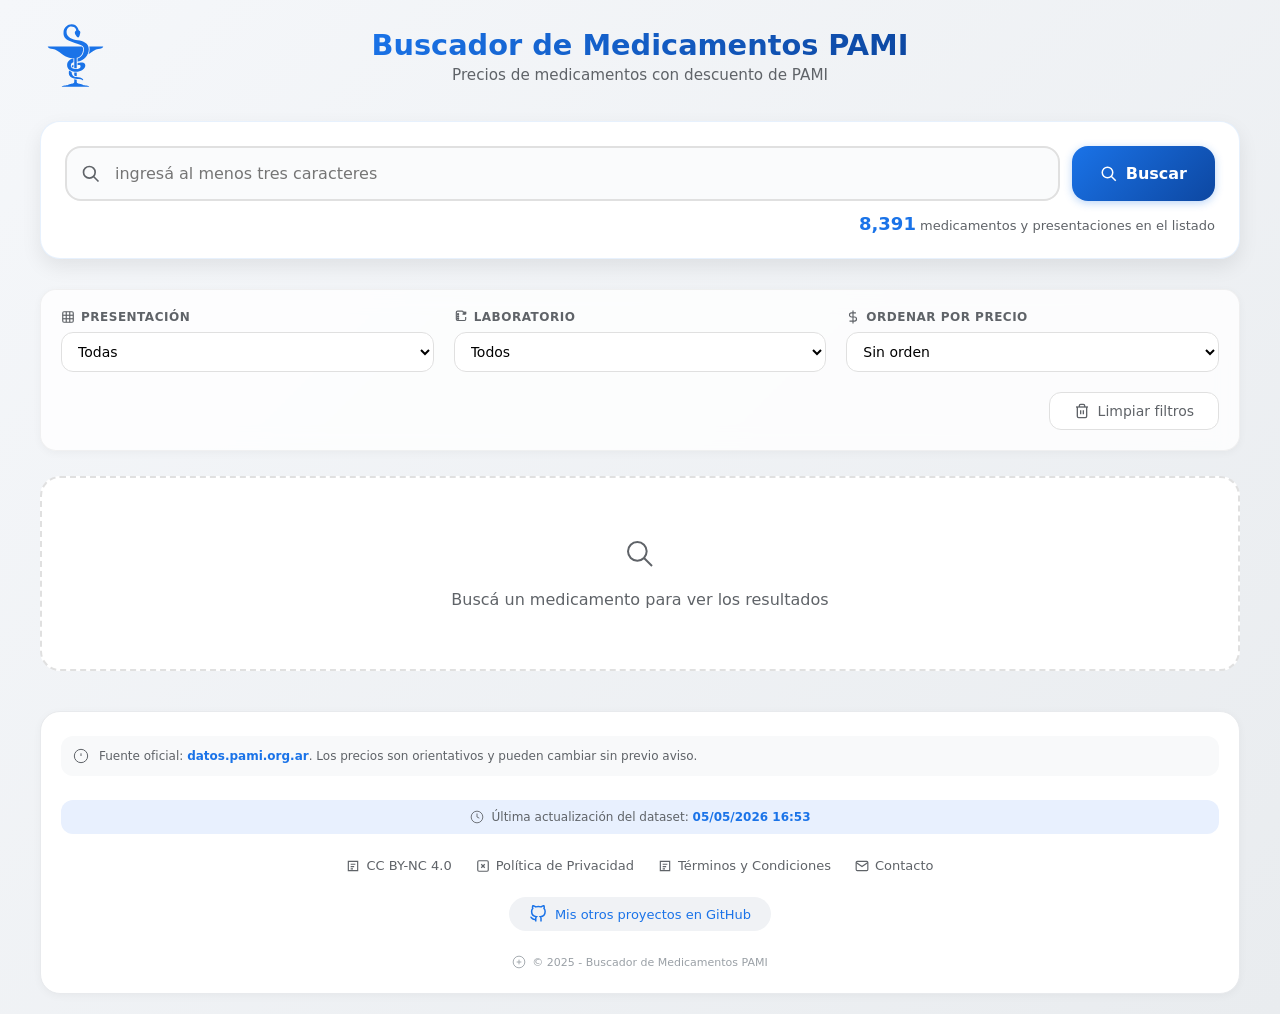
<file: index.html>
<!DOCTYPE html>
<html lang="es">
<head>
    <!-- Open Graph / Redes Sociales -->
<meta property="og:title" content="Buscador de Medicamentos PAMI">
<meta property="og:description" content="Buscá precios de medicamentos con cobertura PAMI. Gratuito, rápido y sin publicidad.">
<meta property="og:image" content="https://psbella.github.io/pami/img/logo_banner.svg">
<meta property="og:image:alt" content="Logo Buscador PAMI">
<meta property="og:url" content="https://psbella.github.io/pami/">
<meta property="og:type" content="website">
<meta property="og:site_name" content="Buscador de Medicamentos PAMI">

<!-- Twitter Card -->
<meta name="twitter:card" content="summary_large_image">
<meta name="twitter:title" content="Buscador de Medicamentos PAMI">
<meta name="twitter:description" content="Buscá precios de medicamentos con cobertura PAMI. Gratuito y sin publicidad.">
<meta name="twitter:image" content="https://psbella.github.io/pami/img/logo_banner.svg">
    <meta charset="UTF-8">
    <meta name="viewport" content="width=device-width, initial-scale=1.0, user-scalable=yes">
    <title>Precios PAMI - Buscador de Medicamentos</title>
    <link rel="stylesheet" href="style.css">
    <!-- Precargar JSON para mejorar rendimiento -->
    <link rel="preload" href="medicamentos.json" as="fetch" crossorigin="anonymous">
    <!-- Favicon -->
    <link rel="icon" type="image/svg+xml" href="img/favicon.svg">
    <link rel="shortcut icon" href="img/favicon.svg">
    <meta name="description" content="Buscador de medicamentos con precios actualizados de PAMI. Consultá coberturas y copagos de forma rápida y gratuita.">
<meta name="keywords" content="PAMI, medicamentos, precios, cobertura, copago, farmacia, salud">
<meta name="author" content="Pablo Bella">
</head>
<body>
    <div class="container">
        <!-- Header con logo SVG inline -->
        <div class="header">
            <div class="header-contenido">
                <svg class="header-logo" viewBox="0 0 71 71" width="71" height="71" xmlns="http://www.w3.org/2000/svg">
                    <path fill="#1a73e8" d="M49.263 26.448c0.233 0.803 0.357 1.708 0.357 2.733 0 1.808 -0.397 3.554 -1.107 5.152 1.043 -0.743 1.977 -1.504 2.88 -2.203 3.199 -2.481 6.221 -3.344 8.558 -3.488 1.254 -0.078 3.308 -1.043 3.308 -2.194zm-0.457 2.733c0 -6.366 -5.824 -8.092 -11.003 -8.917 -5.218 -0.834 -11.256 -2.698 -11.256 -8.271 0 -2.733 1.708 -5.447 4.639 -5.447 4.315 0 5.07 3.273 5.088 3.741s-1.256 0.799 -1.42 1.726c-0.197 1.114 0.288 2.23 0.99 3.128 0.626 0.803 1.529 2.427 2.427 2.283 0.963 -0.153 1.311 -1.797 1.582 -2.878s0.737 -1.997 0.288 -3.002c-0.557 -1.247 -1.114 -0.63 -1.546 -1.529 -0.246 -0.515 -1.203 -5.735 -6.976 -5.735 -4.027 0 -7.695 3.326 -8.054 7.102 -0.515 5.405 1.617 7.444 6.113 9.565 7.002 3.306 14.275 3.164 14.275 7.803 0 4.531 -1.546 6.94 -4.207 8.702 -0.459 0.304 -1.333 0.703 -2.188 0.998v3.184q0.264 -0.038 0.532 -0.082c5.968 -1.007 10.714 -6.328 10.714 -12.37m-6.889 -2.733H7.739c0 1.152 2.055 2.117 3.308 2.194 2.336 0.144 5.358 1.007 8.558 3.488 3.268 2.534 6.949 5.871 14.653 6.195v9.798q0.672 0.124 1.493 0.126c0.229 0 0.584 -0.016 0.99 -0.058v-10.344c4.134 -0.905 6.394 -4.433 6.394 -9.101 0 -0.961 -0.395 -1.682 -1.218 -2.301m-7.657 29.161c0.694 0.424 1.549 0.61 2.481 0.734v-3.827c-0.83 0.055 -1.664 0.044 -2.481 -0.038zm8.216 3.095c-1.331 -1.007 -3.057 -1.24 -6.13 -1.617 -3.641 -0.448 -4.599 -2.738 -4.708 -5.152a8.875 8.875 0 0 1 -2.574 -1.318 12.203 12.203 0 0 0 -0.253 2.552c0 3.632 3.914 5.174 6.687 5.574 2.878 0.413 5.574 0.521 5.951 0.683a2.219 2.219 0 0 1 0.774 0.521c0.162 0.18 0.592 0.433 0.863 0.251 0.271 -0.18 0.053 -0.99 -0.612 -1.493m-9.816 -11.149q0.353 -0.359 0.785 -0.63v-2.221a9.319 9.319 0 0 0 -1.804 1.309c0 0.597 0.357 1.14 1.018 1.544m7.91 -1.041c0 1.726 -2.265 2.554 -4.819 2.554s-4.926 -1.007 -4.926 -3.057c0 -2.529 1.041 -3.43 2.618 -3.836v-3.552c-3.463 0.268 -6.323 3.452 -6.323 6.166 0 1.977 0.351 5.079 5.826 6.652 5.753 1.655 12.37 -1.977 12.37 -5.609 0 -1.762 -0.903 -2.616 -2.086 -2.984 -0.983 -0.306 -2.148 -0.746 -5.676 0.273v2.241c0.557 -0.153 1.052 -0.248 1.54 -0.248 1.007 0 1.475 0.324 1.475 1.402m-18.806 20.208H49.234c0 -0.45 -1.456 -1.096 -2.716 -1.205s-2.949 -0.177 -3.326 -0.504c-0.521 -0.448 -1.353 -0.761 -2.445 -1.025 -1.114 -0.271 -4.009 -0.504 -4.009 -2.086v-2.197a31.063 31.063 0 0 1 -1.356 -0.162 13.313 13.313 0 0 1 -1.125 -0.213v2.572c0 1.582 -2.895 1.815 -4.009 2.086 -1.092 0.264 -1.924 0.575 -2.445 1.025 -0.377 0.326 -2.068 0.395 -3.326 0.504s-2.716 0.754 -2.716 1.205"/>
                </svg>
                <div class="header-texto">
                    <h1>Buscador de Medicamentos PAMI</h1>
                    <p>Precios de medicamentos con descuento de PAMI</p>
                </div>
            </div>
        </div>
        
        <!-- SECCIÓN BÚSQUEDA -->
        <div class="busqueda-section">
            <div class="busqueda-container">
                <div class="input-icon">
                    <svg width="20" height="20" viewBox="0 0 24 24" fill="none" stroke="#5f6368" stroke-width="2">
                        <circle cx="10" cy="10" r="7"/>
                        <line x1="15" y1="15" x2="21" y2="21"/>
                    </svg>
                    <input type="text" id="buscador" placeholder="ingresá al menos tres caracteres">
                </div>
                <button id="btnBuscar">
                    <svg width="18" height="18" viewBox="0 0 24 24" fill="none" stroke="white" stroke-width="2">
                        <circle cx="10" cy="10" r="7"/>
                        <line x1="15" y1="15" x2="21" y2="21"/>
                    </svg>
                    Buscar
                </button>
            </div>
            <div class="contador-base">
                <span id="totalMedicamentos">0</span> medicamentos y presentaciones en el listado
            </div>
        </div>
        
        <!-- SECCIÓN FILTROS -->
        <div class="filtros-section">
            <div class="filtros-container">
                <div class="filtro-grupo">
                    <label>
                        <svg width="14" height="14" viewBox="0 0 24 24" fill="none" stroke="#5f6368" stroke-width="2">
                            <rect x="3" y="3" width="18" height="18" rx="2" ry="2"/>
                            <line x1="3" y1="9" x2="21" y2="9"/>
                            <line x1="3" y1="15" x2="21" y2="15"/>
                            <line x1="9" y1="3" x2="9" y2="21"/>
                            <line x1="15" y1="3" x2="15" y2="21"/>
                        </svg>
                        Presentación
                    </label>
                    <select id="filtroPresentacion">
                        <option value="">Todas</option>
                    </select>
                </div>
                
                <div class="filtro-grupo">
                    <label>
                        <svg width="14" height="14" viewBox="0 0 24 24" fill="none" stroke="#5f6368" stroke-width="2">
                            <path d="M20 7h-4.18A3 3 0 0 0 16 5.18V4a2 2 0 0 0-2-2H6a2 2 0 0 0-2 2v12a2 2 0 0 0 2 2h12a2 2 0 0 0 2-2v-4"/>
                            <line x1="17" y1="3" x2="21" y2="7"/>
                            <line x1="21" y1="3" x2="17" y2="7"/>
                            <circle cx="7" cy="11" r="1"/>
                            <circle cx="7" cy="7" r="1"/>
                            <circle cx="7" cy="15" r="1"/>
                        </svg>
                        Laboratorio
                    </label>
                    <select id="filtroLaboratorio">
                        <option value="">Todos</option>
                    </select>
                </div>
                
                <div class="filtro-grupo">
                    <label>
                        <svg width="14" height="14" viewBox="0 0 24 24" fill="none" stroke="#5f6368" stroke-width="2">
                            <line x1="12" y1="1" x2="12" y2="23"/>
                            <path d="M17 5H9.5a3.5 3.5 0 0 0 0 7h5a3.5 3.5 0 0 1 0 7H6"/>
                        </svg>
                        Ordenar por precio
                    </label>
                    <select id="ordenPrecio">
                        <option value="">Sin orden</option>
                        <option value="asc">$ ↑ Más barato primero</option>
                        <option value="desc">$ ↓ Más caro primero</option>
                    </select>
                </div>
            </div>
            
            <div class="limpiar-container">
                <button id="btnLimpiarFiltros" class="btn-limpiar">
                    <svg width="16" height="16" viewBox="0 0 24 24" fill="none" stroke="currentColor" stroke-width="2">
                        <polyline points="3 6 5 6 21 6"/>
                        <path d="M19 6v14a2 2 0 0 1-2 2H7a2 2 0 0 1-2-2V6m3 0V4a2 2 0 0 1 2-2h4a2 2 0 0 1 2 2v2"/>
                        <line x1="10" y1="11" x2="10" y2="17"/>
                        <line x1="14" y1="11" x2="14" y2="17"/>
                    </svg>
                    Limpiar filtros
                </button>
            </div>
        </div>
        
        <div id="contador" class="contador"></div>
        
        <div id="resultados" class="resultados">
            <div class="mensaje-inicial">
                <svg width="32" height="32" viewBox="0 0 24 24" fill="none" stroke="#5f6368" stroke-width="1.5">
                    <circle cx="10" cy="10" r="7"/>
                    <line x1="15" y1="15" x2="21" y2="21"/>
                </svg>
                <p>Buscá un medicamento para ver los resultados</p>
            </div>
        </div>
        
        <!-- FOOTER -->
        <footer class="footer">
            <div class="footer-contenido">
                <div class="footer-aviso">
                    <svg width="16" height="16" viewBox="0 0 24 24" fill="none" stroke="#5f6368" stroke-width="1.5">
                        <circle cx="12" cy="12" r="10"/>
                        <line x1="12" y1="8" x2="12" y2="12"/>
                        <line x1="12" y1="16" x2="12.01" y2="16"/>
                    </svg>
                    <span>Fuente oficial: <strong>datos.pami.org.ar</strong>. Los precios son orientativos y pueden cambiar sin previo aviso.</span>
                </div>
                
                <div class="footer-actualizacion">
                    <svg width="14" height="14" viewBox="0 0 24 24" fill="none" stroke="#5f6368" stroke-width="1.5">
                        <circle cx="12" cy="12" r="10"/>
                        <polyline points="12 6 12 12 16 14"/>
                    </svg>
                    <span>Última actualización del dataset: <strong id="fecha-actualizacion">Cargando...</strong></span>
                </div>
                
                <div class="footer-links">
                    <a href="https://creativecommons.org/licenses/by-nc/4.0/" target="_blank" rel="noopener noreferrer">
                        <svg width="14" height="14" viewBox="0 0 24 24" fill="none" stroke="currentColor" stroke-width="2">
                            <path d="M4 4v16h16V4H4z M8 9h8M8 13h6M8 17h4"/>
                        </svg>
                        CC BY-NC 4.0
                    </a>
                    <a href="privacidad.html">
                        <svg width="14" height="14" viewBox="0 0 24 24" fill="none" stroke="currentColor" stroke-width="2">
                            <rect x="3" y="3" width="18" height="18" rx="2" ry="2"/>
                            <line x1="9" y1="9" x2="15" y2="15"/>
                            <line x1="15" y1="9" x2="9" y2="15"/>
                        </svg>
                        Política de Privacidad
                    </a>
                    <a href="terminos.html">
                        <svg width="14" height="14" viewBox="0 0 24 24" fill="none" stroke="currentColor" stroke-width="2">
                            <path d="M4 4v16h16V4H4z M8 9h8M8 13h6M8 17h4"/>
                        </svg>
                        Términos y Condiciones
                    </a>
                    <a href="mailto:pablo.s.bella@gmail.com?subject=Web%20Precios%20PAMI">
                        <svg width="14" height="14" viewBox="0 0 24 24" fill="none" stroke="currentColor" stroke-width="2">
                            <path d="M4 4h16c1.1 0 2 .9 2 2v12c0 1.1-.9 2-2 2H4c-1.1 0-2-.9-2-2V6c0-1.1.9-2 2-2z"/>
                            <polyline points="22,6 12,13 2,6"/>
                        </svg>
                        Contacto
                    </a>
                </div>
                
                <div class="footer-mis-proyectos">
                    <a href="https://github.com/psbella?tab=repositories" target="_blank" rel="noopener noreferrer">
                        <svg width="18" height="18" viewBox="0 0 24 24" fill="none" stroke="currentColor" stroke-width="2">
                            <path d="M9 19c-5 1.5-5-2.5-7-3m14 6v-3.87a3.37 3.37 0 0 0-.94-2.61c3.14-.35 6.44-1.54 6.44-7A5.44 5.44 0 0 0 20 4.77 5.07 5.07 0 0 0 19.91 1S18.73.65 16 2.48a13.38 13.38 0 0 0-7 0C6.27.65 5.09 1 5.09 1A5.07 5.07 0 0 0 5 4.77a5.44 5.44 0 0 0-1.5 3.78c0 5.42 3.3 6.61 6.44 7A3.37 3.37 0 0 0 9 18.13V22"/>
                        </svg>
                        Mis otros proyectos en GitHub
                    </a>
                </div>
                
                <div class="footer-copyright">
                    <svg width="14" height="14" viewBox="0 0 24 24" fill="none" stroke="#9aa0a6" stroke-width="1.5">
                        <circle cx="12" cy="12" r="10"/>
                        <path d="M12 8v8M8 12h8"/>
                    </svg>
                    <span>© 2025 - Buscador de Medicamentos PAMI</span>
                </div>
            </div>
        </footer>
    </div>
    
    <script src="script.js" defer></script>
</body>
</html>
</file>
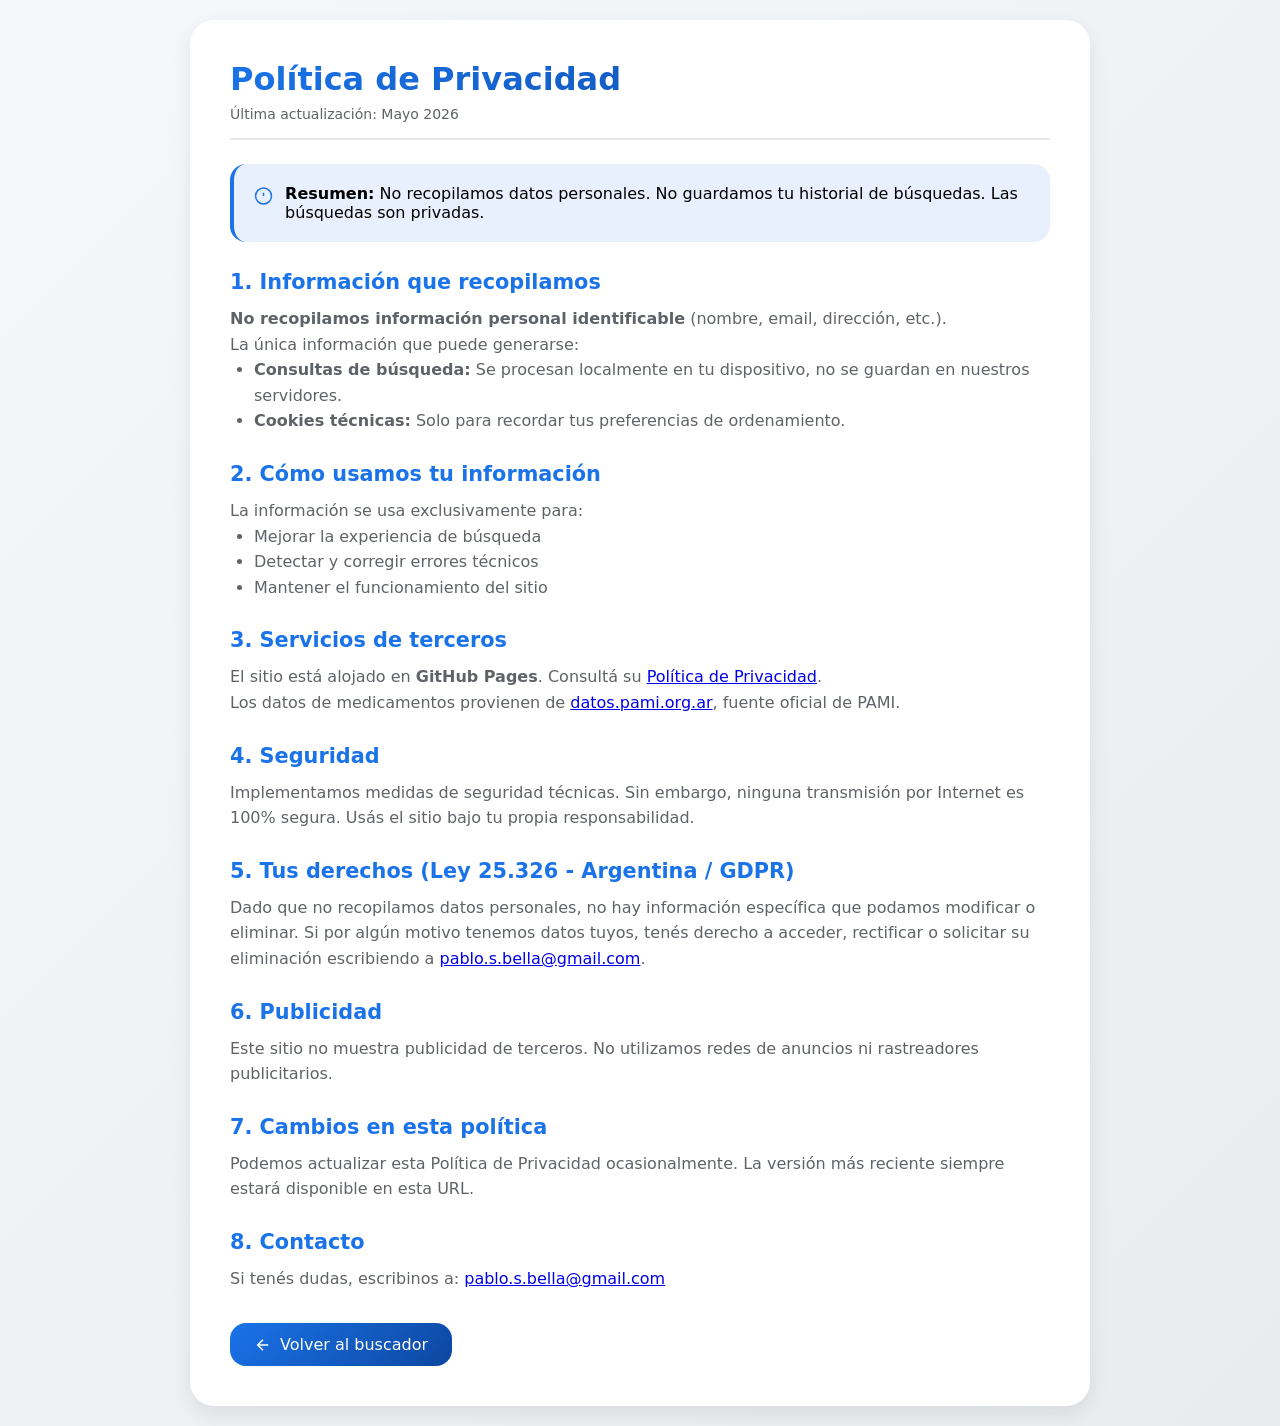
<file: privacidad.html>
<!DOCTYPE html>
<html lang="es">
<head>
    <meta charset="UTF-8">
    <meta name="viewport" content="width=device-width, initial-scale=1.0">
    <title>Política de Privacidad - Buscador PAMI</title>
    <link rel="stylesheet" href="style.css">
    <link rel="icon" type="image/svg+xml" href="img/favicon.svg">
    <link rel="shortcut icon" href="img/favicon.svg">
</head>
<body>
    <div class="container">
        <div class="legal-container">
            <h1>Política de Privacidad</h1>
            <div class="fecha">Última actualización: Mayo 2026</div>
            
            <div class="resumen">
                <svg width="24" height="24" viewBox="0 0 24 24" fill="none" stroke="#1a73e8" stroke-width="1.8">
                    <circle cx="12" cy="12" r="10"/>
                    <path d="M12 8v4M12 16h.01"/>
                </svg>
                <div>
                    <strong>Resumen:</strong> No recopilamos datos personales. No guardamos tu historial de búsquedas. Las búsquedas son privadas.
                </div>
            </div>

            <h2>1. Información que recopilamos</h2>
            <p><strong>No recopilamos información personal identificable</strong> (nombre, email, dirección, etc.).</p>
            <p>La única información que puede generarse:</p>
            <ul>
                <li><strong>Consultas de búsqueda:</strong> Se procesan localmente en tu dispositivo, no se guardan en nuestros servidores.</li>
                <li><strong>Cookies técnicas:</strong> Solo para recordar tus preferencias de ordenamiento.</li>
            </ul>

            <h2>2. Cómo usamos tu información</h2>
            <p>La información se usa exclusivamente para:</p>
            <ul>
                <li>Mejorar la experiencia de búsqueda</li>
                <li>Detectar y corregir errores técnicos</li>
                <li>Mantener el funcionamiento del sitio</li>
            </ul>

            <h2>3. Servicios de terceros</h2>
            <p>El sitio está alojado en <strong>GitHub Pages</strong>. Consultá su <a href="https://docs.github.com/es/site-policy/privacy-policies/github-general-privacy-statement" target="_blank" rel="noopener noreferrer">Política de Privacidad</a>.</p>
            <p>Los datos de medicamentos provienen de <a href="https://datos.pami.org.ar" target="_blank" rel="noopener noreferrer">datos.pami.org.ar</a>, fuente oficial de PAMI.</p>

            <h2>4. Seguridad</h2>
            <p>Implementamos medidas de seguridad técnicas. Sin embargo, ninguna transmisión por Internet es 100% segura. Usás el sitio bajo tu propia responsabilidad.</p>

            <h2>5. Tus derechos (Ley 25.326 - Argentina / GDPR)</h2>
            <p>Dado que no recopilamos datos personales, no hay información específica que podamos modificar o eliminar. Si por algún motivo tenemos datos tuyos, tenés derecho a acceder, rectificar o solicitar su eliminación escribiendo a <a href="mailto:pablo.s.bella@gmail.com?subject=Web%20Precios%20PAMI%20-%20Consulta%20sobre%20privacidad" target="_blank">pablo.s.bella@gmail.com</a>.</p>

            <h2>6. Publicidad</h2>
            <p>Este sitio no muestra publicidad de terceros. No utilizamos redes de anuncios ni rastreadores publicitarios.</p>

            <h2>7. Cambios en esta política</h2>
            <p>Podemos actualizar esta Política de Privacidad ocasionalmente. La versión más reciente siempre estará disponible en esta URL.</p>

            <h2>8. Contacto</h2>
            <p>Si tenés dudas, escribinos a: <a href="mailto:pablo.s.bella@gmail.com?subject=Web%20Precios%20PAMI%20-%20Consulta" target="_blank">pablo.s.bella@gmail.com</a></p>

            <a href="./" class="btn-volver">
                <svg width="18" height="18" viewBox="0 0 24 24" fill="none" stroke="white" stroke-width="2">
                    <line x1="19" y1="12" x2="5" y2="12"/>
                    <polyline points="12 19 5 12 12 5"/>
                </svg>
                Volver al buscador
            </a>
        </div>
    </div>
</body>
</html>
</file>
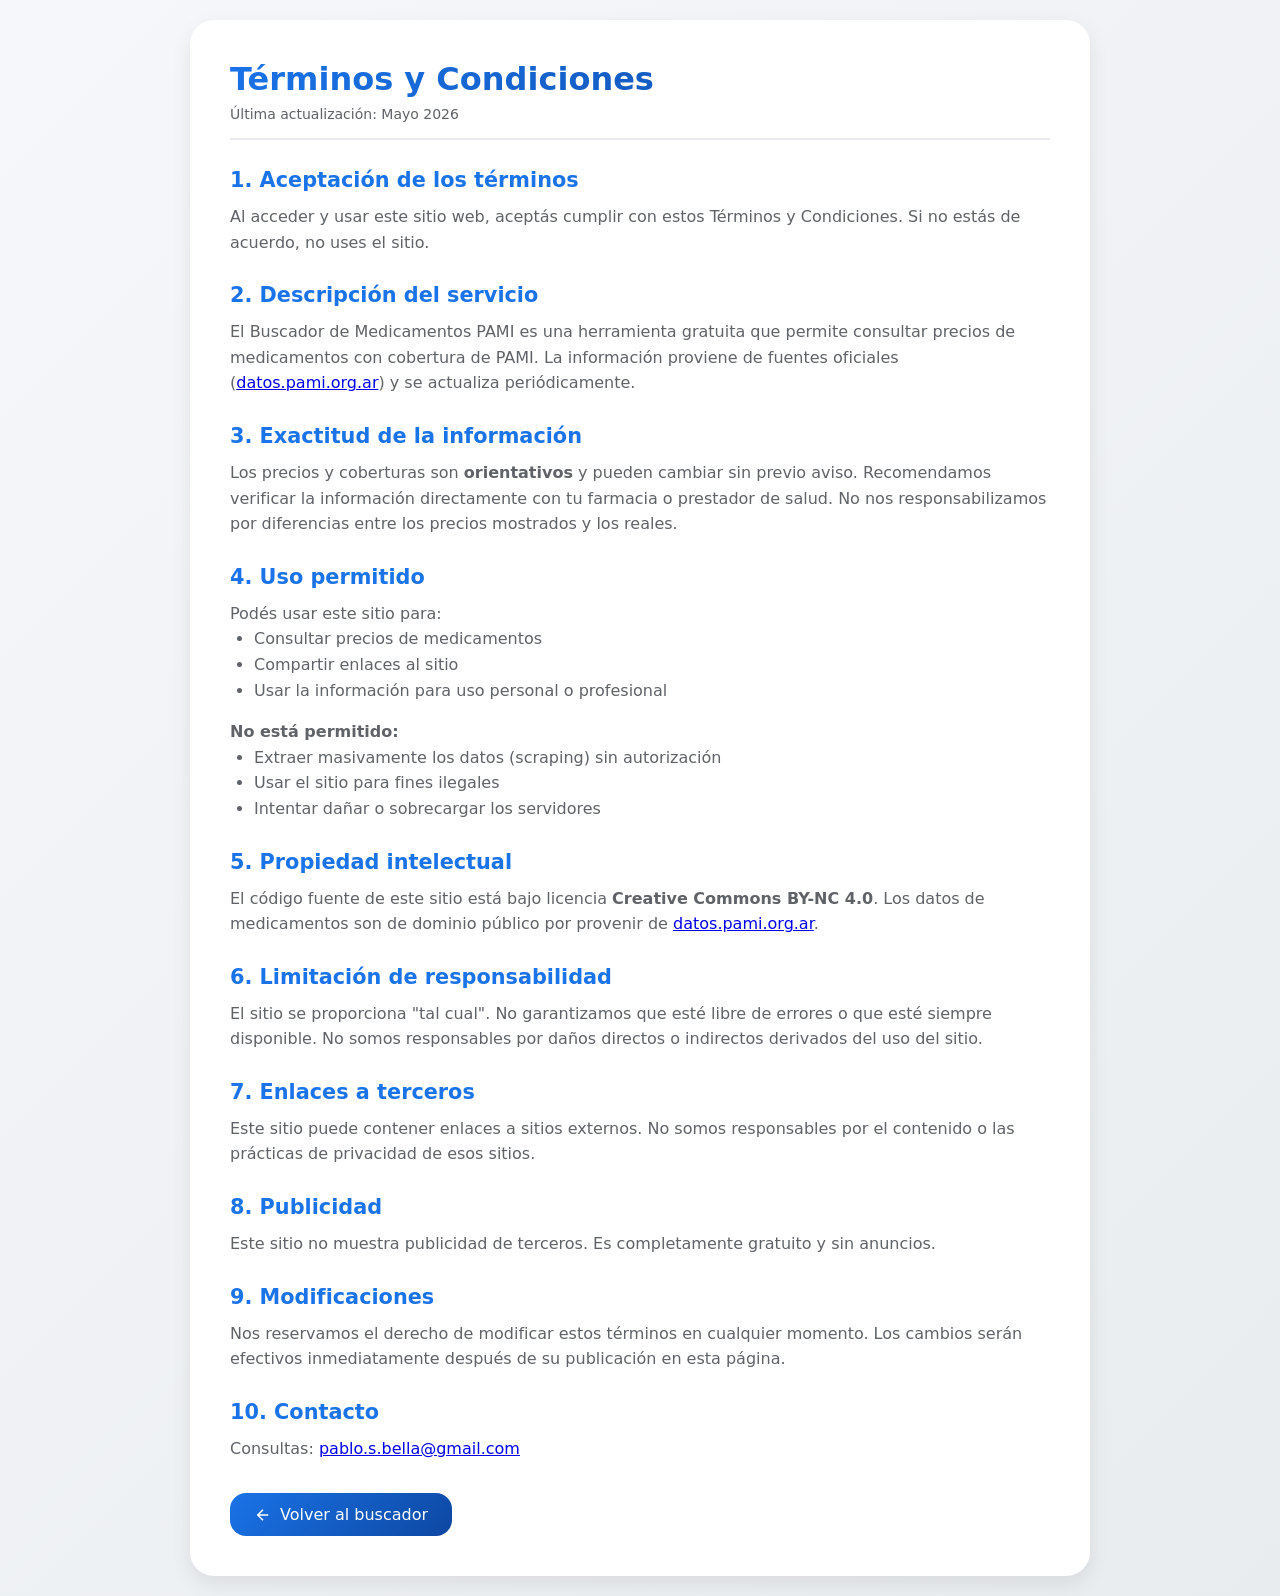
<file: terminos.html>
<!DOCTYPE html>
<html lang="es">
<head>
    <meta charset="UTF-8">
    <meta name="viewport" content="width=device-width, initial-scale=1.0">
    <title>Términos y Condiciones - Buscador PAMI</title>
    <link rel="stylesheet" href="style.css">
    <link rel="icon" type="image/svg+xml" href="img/favicon.svg">
    <link rel="shortcut icon" href="img/favicon.svg">
</head>
<body>
    <div class="container">
        <div class="legal-container">
            <h1>Términos y Condiciones</h1>
            <div class="fecha">Última actualización: Mayo 2026</div>

            <h2>1. Aceptación de los términos</h2>
            <p>Al acceder y usar este sitio web, aceptás cumplir con estos Términos y Condiciones. Si no estás de acuerdo, no uses el sitio.</p>

            <h2>2. Descripción del servicio</h2>
            <p>El Buscador de Medicamentos PAMI es una herramienta gratuita que permite consultar precios de medicamentos con cobertura de PAMI. La información proviene de fuentes oficiales (<a href="https://datos.pami.org.ar" target="_blank" rel="noopener noreferrer">datos.pami.org.ar</a>) y se actualiza periódicamente.</p>

            <h2>3. Exactitud de la información</h2>
            <p>Los precios y coberturas son <strong>orientativos</strong> y pueden cambiar sin previo aviso. Recomendamos verificar la información directamente con tu farmacia o prestador de salud. No nos responsabilizamos por diferencias entre los precios mostrados y los reales.</p>

            <h2>4. Uso permitido</h2>
            <p>Podés usar este sitio para:</p>
            <ul>
                <li>Consultar precios de medicamentos</li>
                <li>Compartir enlaces al sitio</li>
                <li>Usar la información para uso personal o profesional</li>
            </ul>
            <p><strong>No está permitido:</strong></p>
            <ul>
                <li>Extraer masivamente los datos (scraping) sin autorización</li>
                <li>Usar el sitio para fines ilegales</li>
                <li>Intentar dañar o sobrecargar los servidores</li>
            </ul>

            <h2>5. Propiedad intelectual</h2>
            <p>El código fuente de este sitio está bajo licencia <strong>Creative Commons BY-NC 4.0</strong>. Los datos de medicamentos son de dominio público por provenir de <a href="https://datos.pami.org.ar" target="_blank" rel="noopener noreferrer">datos.pami.org.ar</a>.</p>

            <h2>6. Limitación de responsabilidad</h2>
            <p>El sitio se proporciona "tal cual". No garantizamos que esté libre de errores o que esté siempre disponible. No somos responsables por daños directos o indirectos derivados del uso del sitio.</p>

            <h2>7. Enlaces a terceros</h2>
            <p>Este sitio puede contener enlaces a sitios externos. No somos responsables por el contenido o las prácticas de privacidad de esos sitios.</p>

            <h2>8. Publicidad</h2>
            <p>Este sitio no muestra publicidad de terceros. Es completamente gratuito y sin anuncios.</p>

            <h2>9. Modificaciones</h2>
            <p>Nos reservamos el derecho de modificar estos términos en cualquier momento. Los cambios serán efectivos inmediatamente después de su publicación en esta página.</p>

            <h2>10. Contacto</h2>
            <p>Consultas: <a href="mailto:pablo.s.bella@gmail.com?subject=Web%20Precios%20PAMI%20-%20Consulta%20sobre%20términos" target="_blank">pablo.s.bella@gmail.com</a></p>

            <a href="./" class="btn-volver">
                <svg width="18" height="18" viewBox="0 0 24 24" fill="none" stroke="white" stroke-width="2">
                    <line x1="19" y1="12" x2="5" y2="12"/>
                    <polyline points="12 19 5 12 12 5"/>
                </svg>
                Volver al buscador
            </a>
        </div>
    </div>
</body>
</html>
</file>
<file: style.css>
* {
    margin: 0;
    padding: 0;
    box-sizing: border-box;
}

body {
    font-family: system-ui, -apple-system, 'Segoe UI', Roboto, Helvetica, Arial, sans-serif;
    background: linear-gradient(135deg, #f5f7fa 0%, #e9ecef 100%);
    min-height: 100vh;
    padding: 20px;
}

.container {
    max-width: 1200px;
    margin: 0 auto;
}

/* Header con logo a la izquierda */
.header {
    margin-bottom: 30px;
}

.header-contenido {
    display: flex;
    align-items: center;
    justify-content: flex-start;
    gap: 20px;
    flex-wrap: wrap;
    position: relative;
}

.header-logo {
    width: auto;
    height: 71px;
    display: block;
    flex-shrink: 0;
}

.header-texto {
    text-align: center;
    position: absolute;
    left: 50%;
    transform: translateX(-50%);
    white-space: nowrap;
}

.header-texto h1 {
    background: linear-gradient(135deg, #1a73e8, #0d47a1);
    -webkit-background-clip: text;
    background-clip: text;
    color: transparent;
    font-size: 1.8rem;
    margin-bottom: 4px;
    font-weight: 700;
}

.header-texto p {
    color: #5f6368;
    font-size: 0.95rem;
}

/* Sección búsqueda */
.busqueda-section {
    background: white;
    border-radius: 20px;
    padding: 24px;
    margin-bottom: 30px;
    box-shadow: 0 8px 20px rgba(0,0,0,0.08);
    border: 1px solid rgba(26,115,232,0.1);
}

.busqueda-container {
    display: flex;
    gap: 12px;
}

.input-icon {
    flex: 1;
    position: relative;
    display: flex;
    align-items: center;
}

.input-icon svg {
    position: absolute;
    left: 16px;
    pointer-events: none;
    z-index: 1;
}

.input-icon #buscador {
    width: 100%;
    padding: 16px 16px 16px 48px;
    font-size: 16px;
    border: 2px solid #e0e0e0;
    border-radius: 16px;
    font-family: inherit;
    background: #fafbfc;
    transition: all 0.3s ease;
}

.input-icon #buscador:focus {
    outline: none;
    border-color: #1a73e8;
    background: white;
    box-shadow: 0 0 0 4px rgba(26,115,232,0.1);
}

#btnBuscar {
    display: flex;
    align-items: center;
    gap: 8px;
    padding: 0 28px;
    background: linear-gradient(135deg, #1a73e8, #0d47a1);
    color: white;
    border: none;
    border-radius: 16px;
    font-size: 16px;
    font-weight: 600;
    cursor: pointer;
    font-family: inherit;
    transition: all 0.3s ease;
    white-space: nowrap;
    box-shadow: 0 2px 8px rgba(26,115,232,0.3);
}

#btnBuscar:hover {
    transform: translateY(-2px);
    box-shadow: 0 6px 16px rgba(26,115,232,0.4);
}

#btnBuscar:active {
    transform: translateY(0);
}

.contador-base {
    text-align: right;
    font-size: 13px;
    color: #5f6368;
    margin-top: 12px;
    font-weight: 500;
}

.contador-base span {
    font-size: 18px;
    font-weight: 700;
    color: #1a73e8;
}

/* Filtros */
.filtros-section {
    background: rgba(255,255,255,0.8);
    backdrop-filter: blur(10px);
    border-radius: 16px;
    padding: 20px;
    margin-bottom: 25px;
    border: 1px solid rgba(0,0,0,0.05);
    box-shadow: 0 2px 8px rgba(0,0,0,0.04);
}

.filtros-container {
    display: flex;
    flex-wrap: wrap;
    gap: 20px;
}

.filtro-grupo {
    flex: 1;
    min-width: 160px;
}

.filtro-grupo label {
    display: flex;
    align-items: center;
    gap: 6px;
    font-size: 12px;
    font-weight: 600;
    color: #5f6368;
    margin-bottom: 8px;
    text-transform: uppercase;
    letter-spacing: 0.5px;
}

.filtro-grupo select {
    width: 100%;
    padding: 10px 12px;
    font-size: 14px;
    border: 1.5px solid #e0e0e0;
    border-radius: 12px;
    background: white;
    font-family: inherit;
    cursor: pointer;
    transition: all 0.2s ease;
}

.filtro-grupo select:hover {
    border-color: #1a73e8;
}

.filtro-grupo select:focus {
    outline: none;
    border-color: #1a73e8;
    box-shadow: 0 0 0 3px rgba(26,115,232,0.1);
}

.limpiar-container {
    margin-top: 20px;
    display: flex;
    justify-content: flex-end;
}

.btn-limpiar {
    padding: 10px 24px;
    background: white;
    border: 1.5px solid #e0e0e0;
    border-radius: 12px;
    font-size: 14px;
    font-weight: 500;
    color: #5f6368;
    cursor: pointer;
    display: inline-flex;
    align-items: center;
    gap: 8px;
    transition: all 0.2s ease;
    font-family: inherit;
}

.btn-limpiar:hover {
    background: #f8f9fa;
    border-color: #1a73e8;
    color: #1a73e8;
}

.btn-limpiar:hover svg {
    stroke: #1a73e8;
}

.contador {
    margin: 15px 0 20px 0;
    font-size: 14px;
    color: #5f6368;
    text-align: right;
    font-weight: 500;
}

/* Tarjetas */
.resultados {
    display: flex;
    flex-direction: column;
    gap: 16px;
}

.tarjeta {
    background: white;
    border-radius: 20px;
    padding: 20px;
    box-shadow: 0 4px 12px rgba(0,0,0,0.05);
    transition: all 0.3s ease;
    border: 1px solid rgba(0,0,0,0.03);
}

.tarjeta:hover {
    transform: translateY(-2px);
    box-shadow: 0 12px 24px rgba(0,0,0,0.1);
}

.marca-tarjeta {
    color: #1a73e8;
    font-size: 1.2rem;
    margin: 0 0 16px 0;
    padding-bottom: 10px;
    border-bottom: 2px solid #e8eaed;
    font-weight: 600;
}

.tabla-interna {
    width: 100%;
    margin-bottom: 12px;
}

.fila-tabla {
    display: flex;
    justify-content: space-between;
    align-items: center;
    padding: 8px 0;
    border-bottom: 1px solid #f0f2f5;
}

.fila-tabla:last-child {
    border-bottom: none;
}

.celda {
    font-size: 14px;
}

.celda.etiqueta {
    color: #5f6368;
    font-weight: 500;
    width: 100px;
}

.celda.valor {
    color: #202124;
    text-align: right;
    flex: 1;
}

.precio-destacado {
    font-size: 1.2rem;
    font-weight: 700;
    background: linear-gradient(135deg, #1a73e8, #0d47a1);
    -webkit-background-clip: text;
    background-clip: text;
    color: transparent;
}

.cobertura-tag {
    background: #e8f0fe;
    padding: 4px 10px;
    border-radius: 20px;
    font-size: 12px;
    font-weight: 500;
    color: #1a73e8;
    display: inline-block;
}

.laboratorio-tarjeta {
    font-size: 12px;
    color: #5f6368;
    padding-top: 8px;
    margin-top: 8px;
    border-top: 1px solid #e8eaed;
    text-align: right;
}

.mensaje-inicial {
    text-align: center;
    color: #5f6368;
    padding: 60px 20px;
    background: white;
    border-radius: 20px;
    font-size: 1rem;
    border: 2px dashed #e0e0e0;
}

.mensaje-inicial svg {
    margin-bottom: 16px;
}

/* Footer */
.footer {
    margin-top: 40px;
    padding: 24px 20px;
    background: white;
    border-radius: 20px;
    box-shadow: 0 2px 8px rgba(0,0,0,0.04);
    border: 1px solid #e8eaed;
}

.footer-contenido {
    display: flex;
    flex-direction: column;
    gap: 16px;
}

.footer-aviso {
    display: flex;
    align-items: center;
    gap: 10px;
    font-size: 12px;
    color: #5f6368;
    text-align: left;
    background: #f8f9fa;
    padding: 12px;
    border-radius: 12px;
}

.footer-aviso strong {
    color: #1a73e8;
    font-weight: 600;
}

.footer-actualizacion {
    display: flex;
    align-items: center;
    justify-content: center;
    gap: 8px;
    font-size: 12px;
    color: #5f6368;
    background: #e8f0fe;
    padding: 10px 16px;
    border-radius: 12px;
    margin: 8px 0;
}

.footer-actualizacion strong {
    color: #1a73e8;
    font-weight: 600;
}

.footer-links {
    display: flex;
    flex-wrap: wrap;
    justify-content: center;
    gap: 24px;
}

.footer-links a {
    display: flex;
    align-items: center;
    gap: 6px;
    color: #5f6368;
    text-decoration: none;
    font-size: 13px;
    transition: color 0.2s;
}

.footer-links a:hover {
    color: #1a73e8;
}

.footer-mis-proyectos {
    display: flex;
    justify-content: center;
    margin: 8px 0;
}

.footer-mis-proyectos a {
    display: inline-flex;
    align-items: center;
    gap: 8px;
    padding: 8px 20px;
    background: #f0f2f5;
    border-radius: 40px;
    color: #1a73e8;
    text-decoration: none;
    font-size: 13px;
    font-weight: 500;
    transition: all 0.2s ease;
}

.footer-mis-proyectos a:hover {
    background: #e8f0fe;
    transform: translateY(-2px);
}

.footer-copyright {
    display: flex;
    align-items: center;
    justify-content: center;
    gap: 6px;
    font-size: 11px;
    color: #9aa0a6;
    text-align: center;
}

/* Estilos para páginas legales (privacidad.html y terminos.html) */
.legal-container {
    max-width: 900px;
    margin: 0 auto;
    background: white;
    border-radius: 24px;
    padding: 40px;
    box-shadow: 0 8px 20px rgba(0,0,0,0.08);
}

.legal-container h1 {
    font-size: 2rem;
    margin-bottom: 8px;
    background: linear-gradient(135deg, #1a73e8, #0d47a1);
    -webkit-background-clip: text;
    background-clip: text;
    color: transparent;
}

.legal-container h2 {
    color: #1a73e8;
    font-size: 1.3rem;
    margin: 28px 0 12px 0;
}

.legal-container p, .legal-container li {
    color: #5f6368;
    line-height: 1.6;
}

.legal-container ul {
    margin-left: 24px;
    margin-bottom: 16px;
}

.legal-container .fecha {
    color: #5f6368;
    font-size: 14px;
    margin-bottom: 24px;
    padding-bottom: 16px;
    border-bottom: 2px solid #e8eaed;
}

.legal-container .resumen {
    background: #e8f0fe;
    border-radius: 16px;
    padding: 20px;
    margin: 24px 0;
    border-left: 4px solid #1a73e8;
    display: flex;
    align-items: flex-start;
    gap: 12px;
}

/* Botón volver para páginas legales */
.btn-volver {
    display: inline-flex;
    align-items: center;
    gap: 8px;
    margin-top: 32px;
    padding: 12px 24px;
    background: linear-gradient(135deg, #1a73e8, #0d47a1);
    color: white;
    text-decoration: none;
    border-radius: 16px;
    font-weight: 500;
    transition: all 0.3s ease;
}

.btn-volver:hover {
    transform: translateY(-2px);
    box-shadow: 0 6px 16px rgba(26,115,232,0.4);
}

/* Responsive para páginas legales */
@media (max-width: 600px) {
    .legal-container {
        padding: 20px;
    }
}

/* Responsive general */
@media (max-width: 800px) {
    .header-texto {
        position: static;
        transform: none;
        white-space: normal;
    }
    
    .header-contenido {
        justify-content: center;
    }
}

@media (max-width: 600px) {
    body {
        padding: 12px;
    }
    
    .header-logo {
        height: 50px;
    }
    
    .header-texto h1 {
        font-size: 1.3rem;
    }
    
    .header-texto p {
        font-size: 0.8rem;
    }
    
    .busqueda-section {
        padding: 16px;
    }
    
    .busqueda-container {
        flex-direction: column;
    }
    
    .input-icon #buscador {
        padding: 14px 14px 14px 44px;
    }
    
    #btnBuscar {
        padding: 14px;
        justify-content: center;
    }
    
    .filtros-container {
        flex-direction: column;
        gap: 12px;
    }
    
    .filtro-grupo {
        min-width: 100%;
    }
    
    .limpiar-container {
        justify-content: stretch;
    }
    
    .btn-limpiar {
        width: 100%;
        justify-content: center;
    }
    
    .celda.etiqueta {
        width: 85px;
        font-size: 12px;
    }
    
    .celda.valor {
        font-size: 12px;
    }
    
    .precio-destacado {
        font-size: 1.1rem;
    }
    
    .marca-tarjeta {
        font-size: 1rem;
    }
    
    .tarjeta {
        padding: 14px;
    }
    
    .footer-links {
        flex-direction: column;
        align-items: center;
        gap: 12px;
    }
    
    .footer-aviso {
        font-size: 10px;
    }
    
    .footer-actualizacion {
        font-size: 10px;
    }
    
    .footer-mis-proyectos a {
        font-size: 11px;
        padding: 6px 16px;
    }
}
</file>
